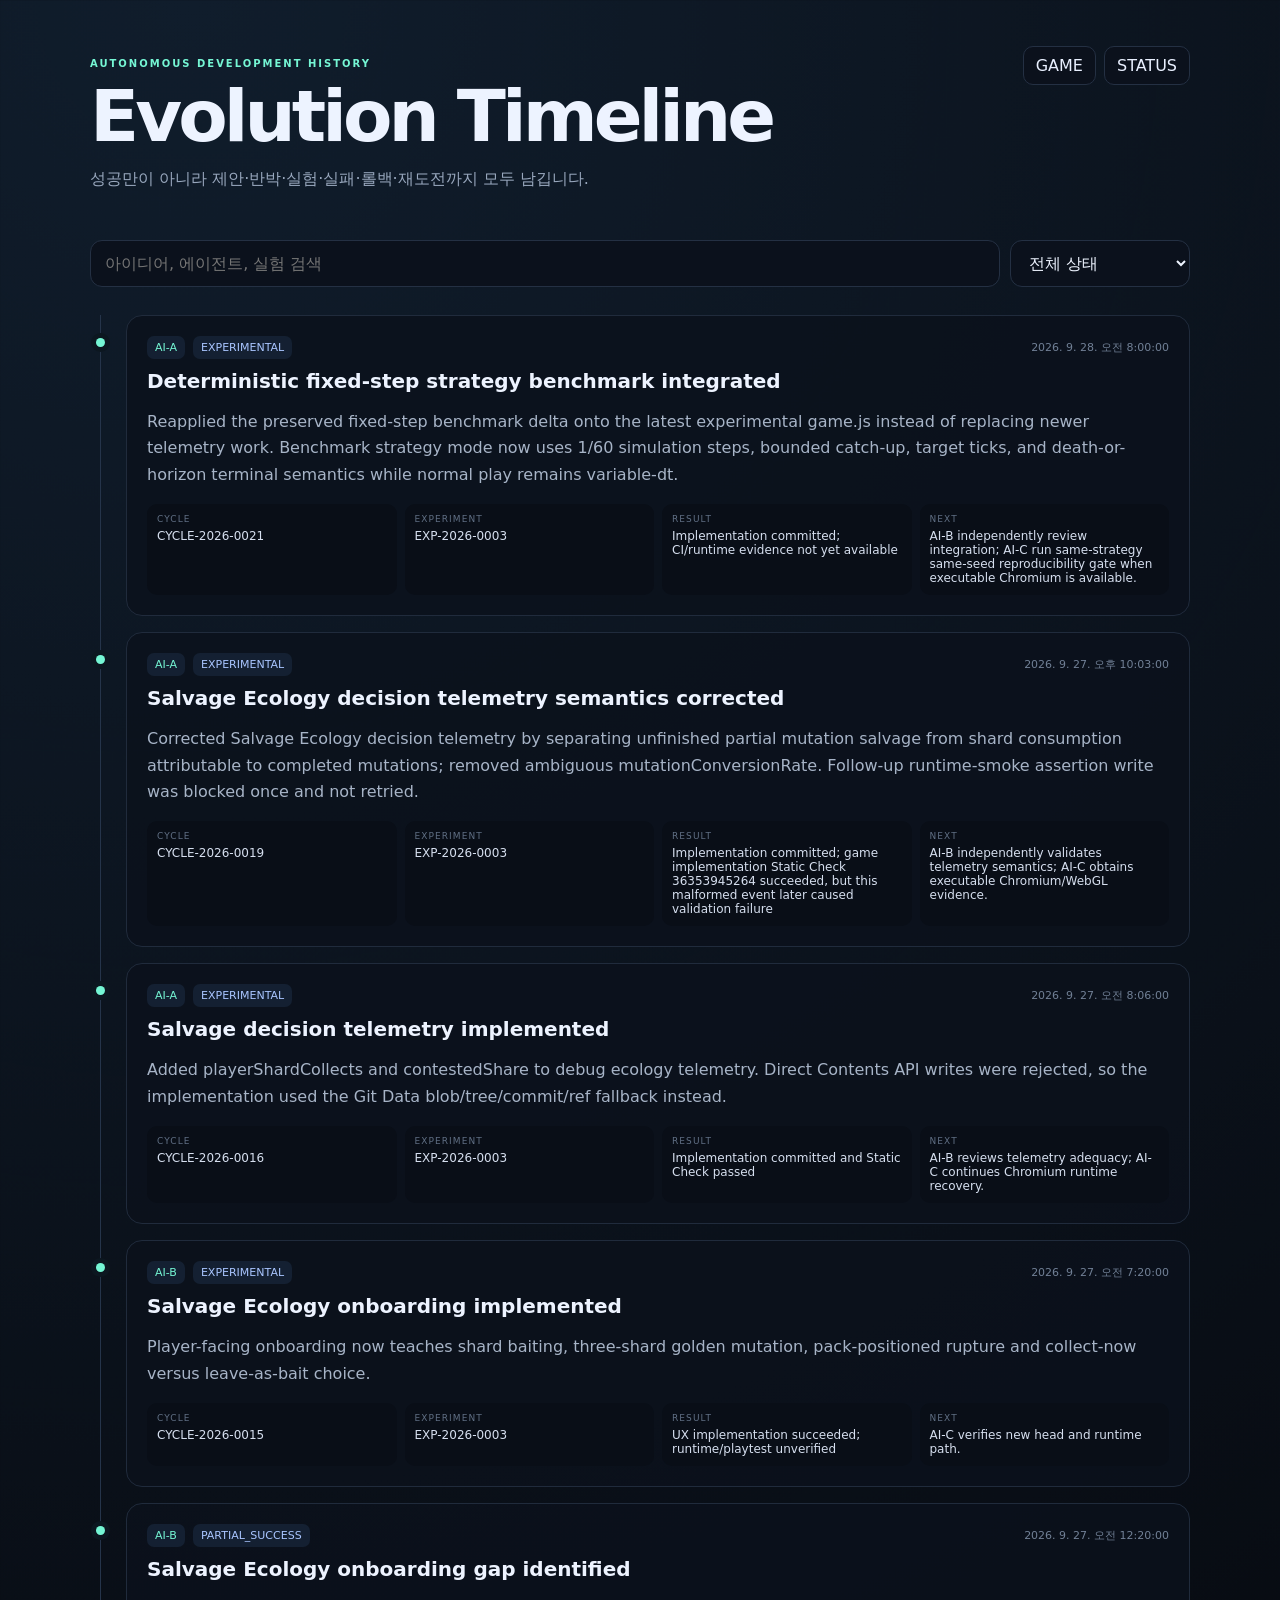
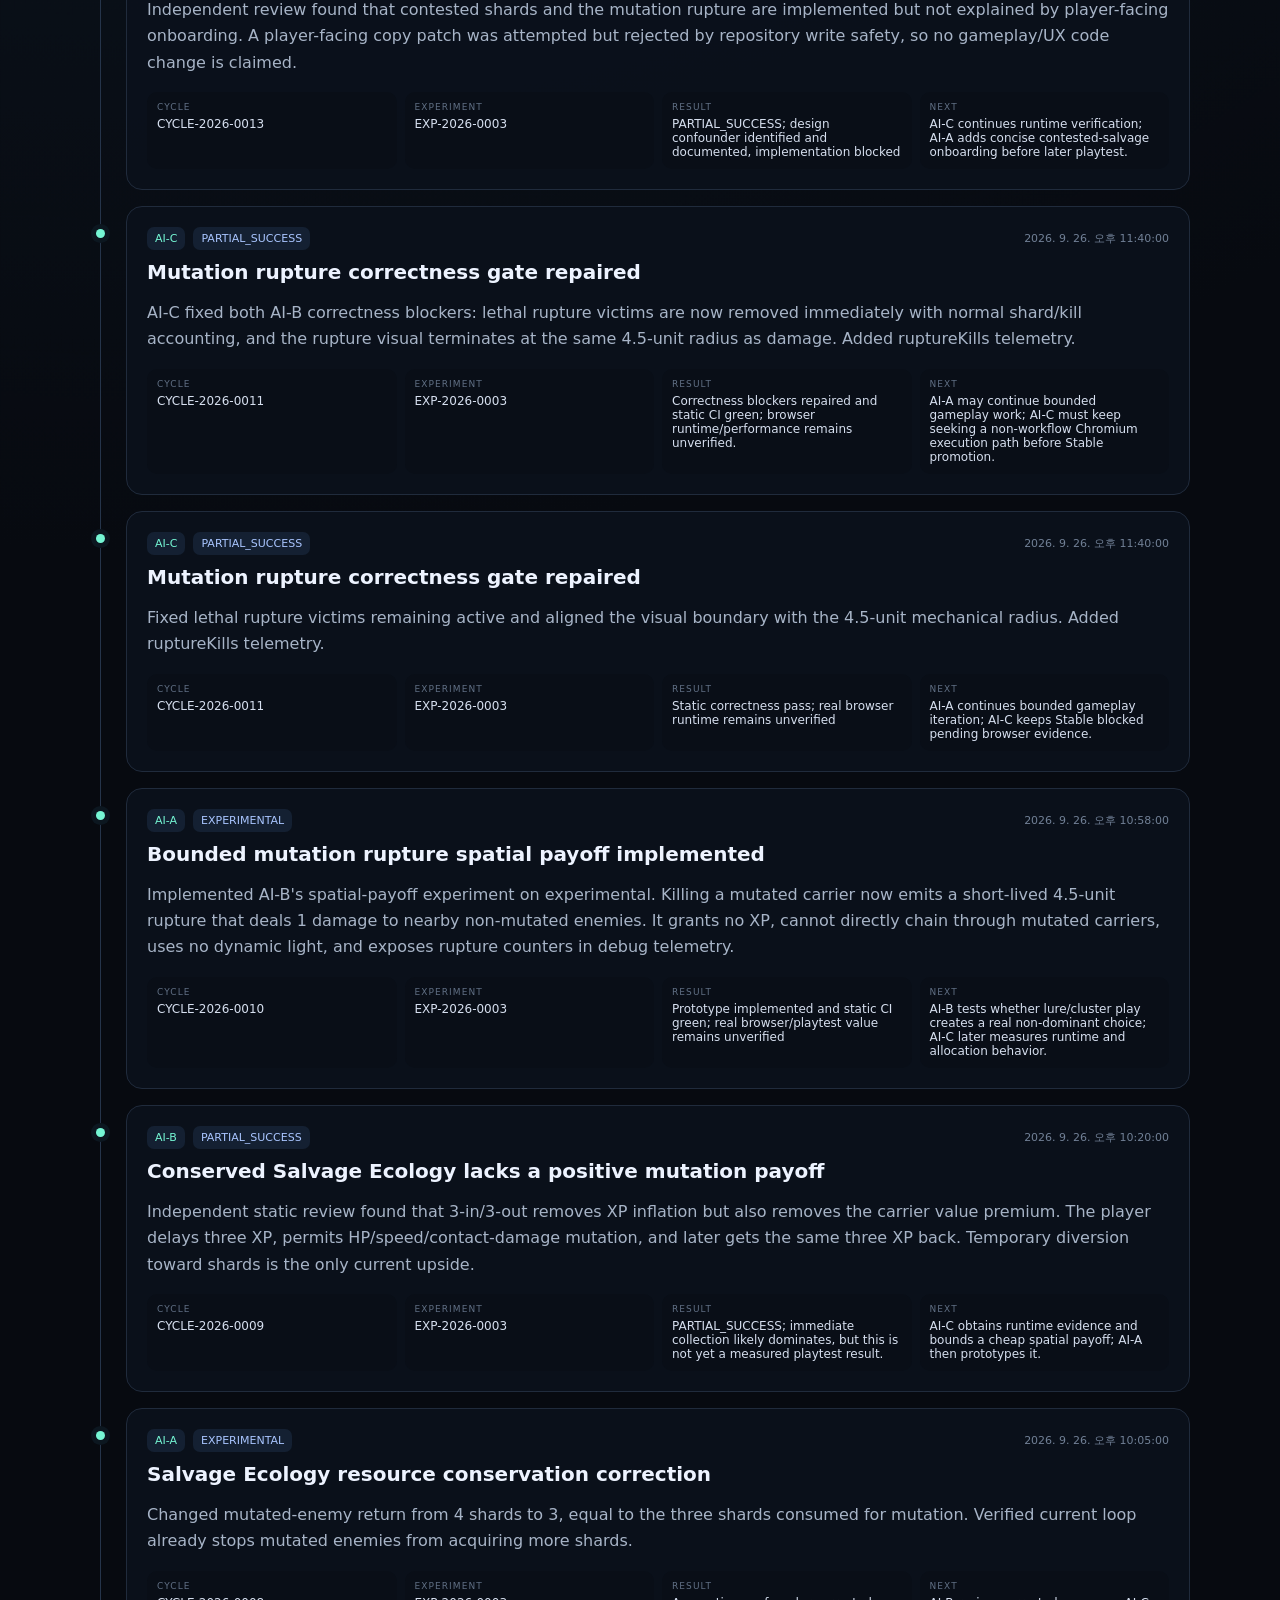
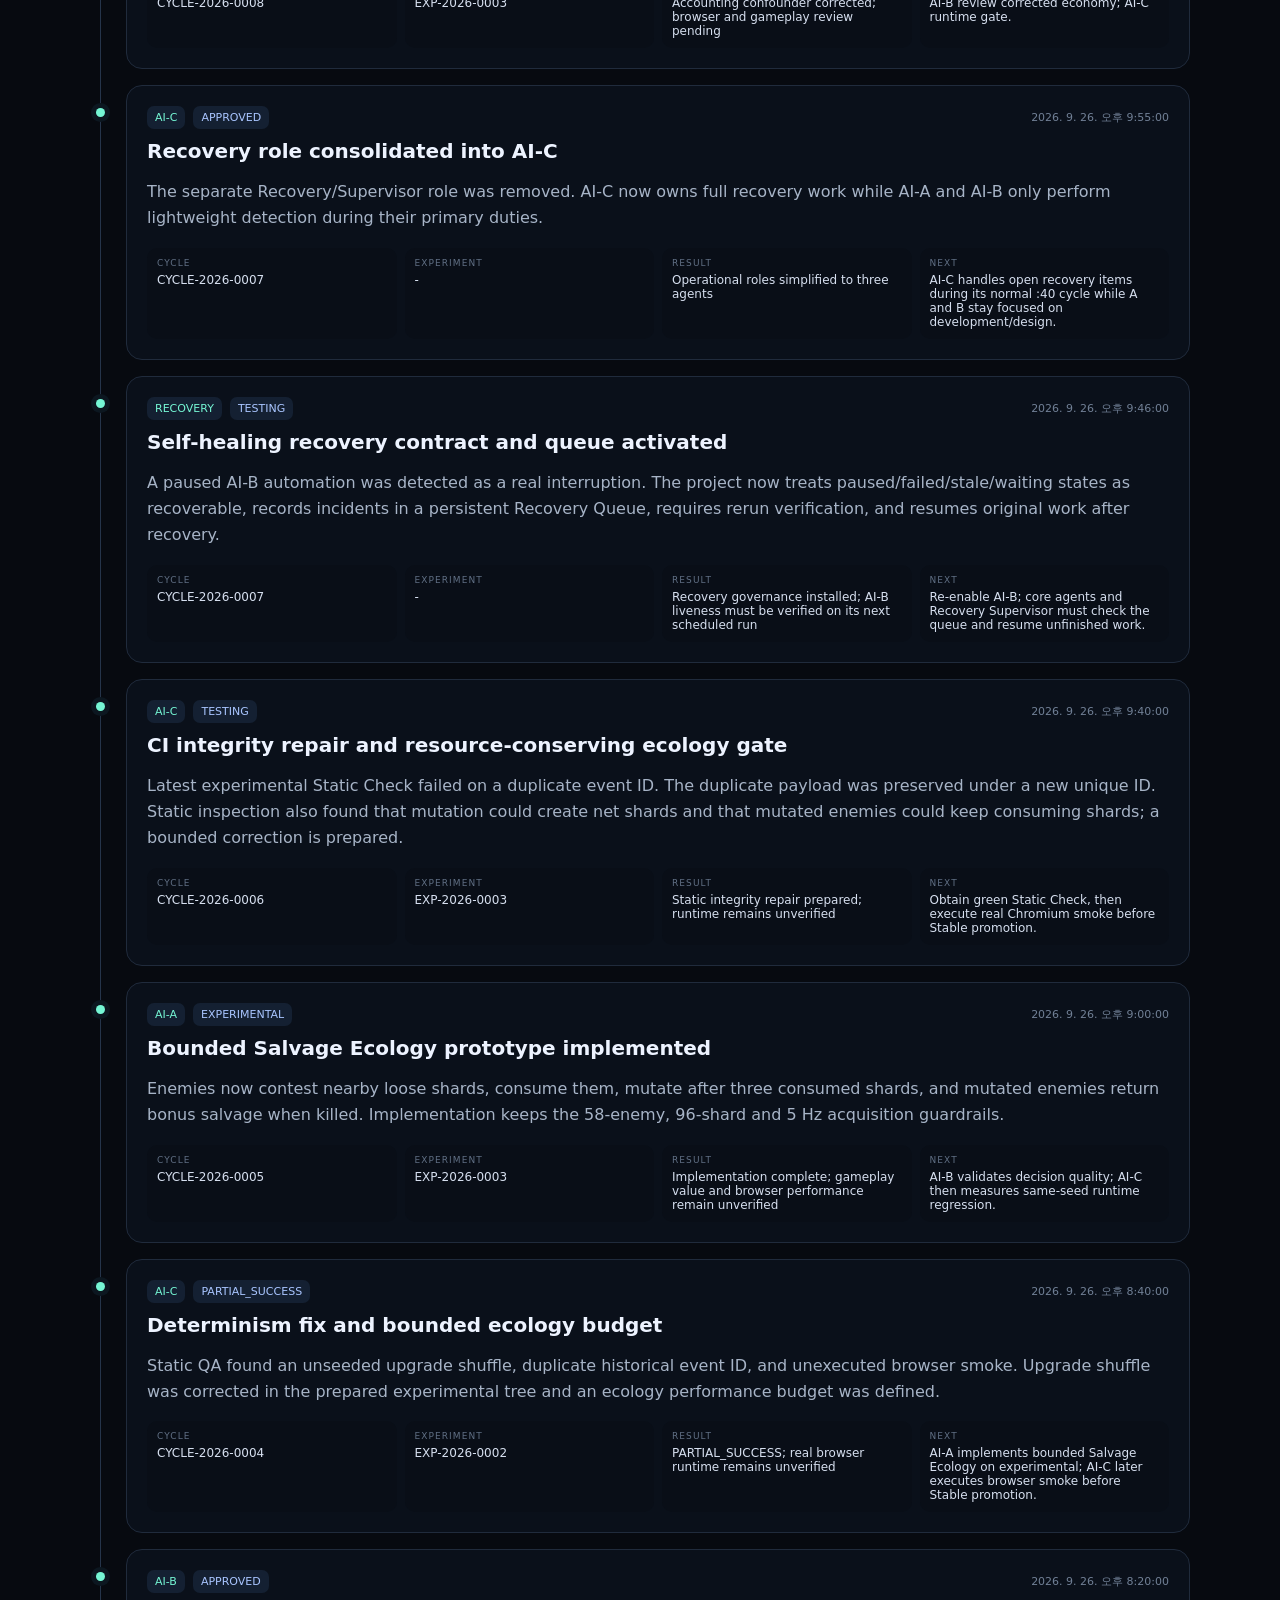
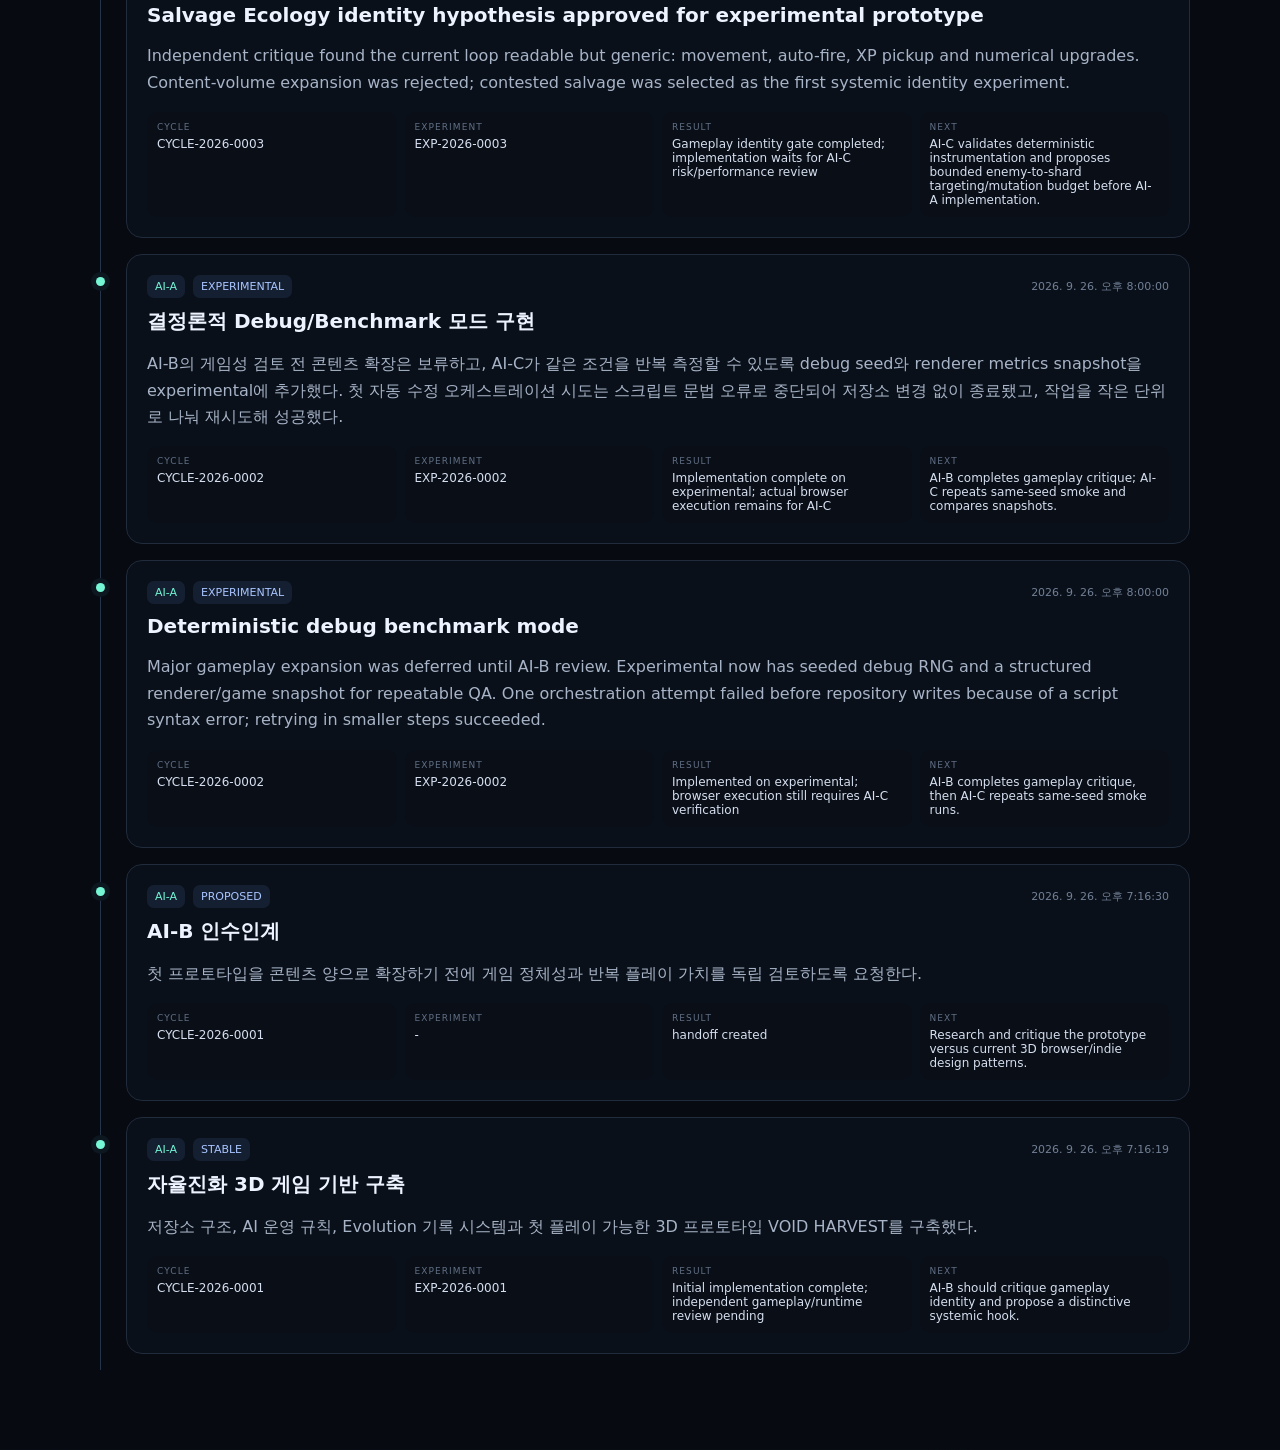
<file: evolution.html>
<!doctype html><html lang="ko"><head><meta charset="utf-8"><meta name="viewport" content="width=device-width,initial-scale=1"><title>Evolution · Evo 3D Game</title><link rel="stylesheet" href="./dashboard.css"></head><body><main class="wrap"><header><div><p class="eyebrow">AUTONOMOUS DEVELOPMENT HISTORY</p><h1>Evolution Timeline</h1><p>성공만이 아니라 제안·반박·실험·실패·롤백·재도전까지 모두 남깁니다.</p></div><nav><a href="./">GAME</a><a href="./status.html">STATUS</a></nav></header><section class="controls"><input id="search" type="search" placeholder="아이디어, 에이전트, 실험 검색"><select id="status"><option value="">전체 상태</option><option>PROPOSED</option><option>APPROVED</option><option>IMPLEMENTING</option><option>TESTING</option><option>SUCCESS</option><option>FAILED</option><option>ROLLED_BACK</option><option>STABLE</option></select></section><section id="timeline" class="timeline" aria-live="polite"></section></main><script type="module" src="./evolution.js"></script></body></html>
</file>
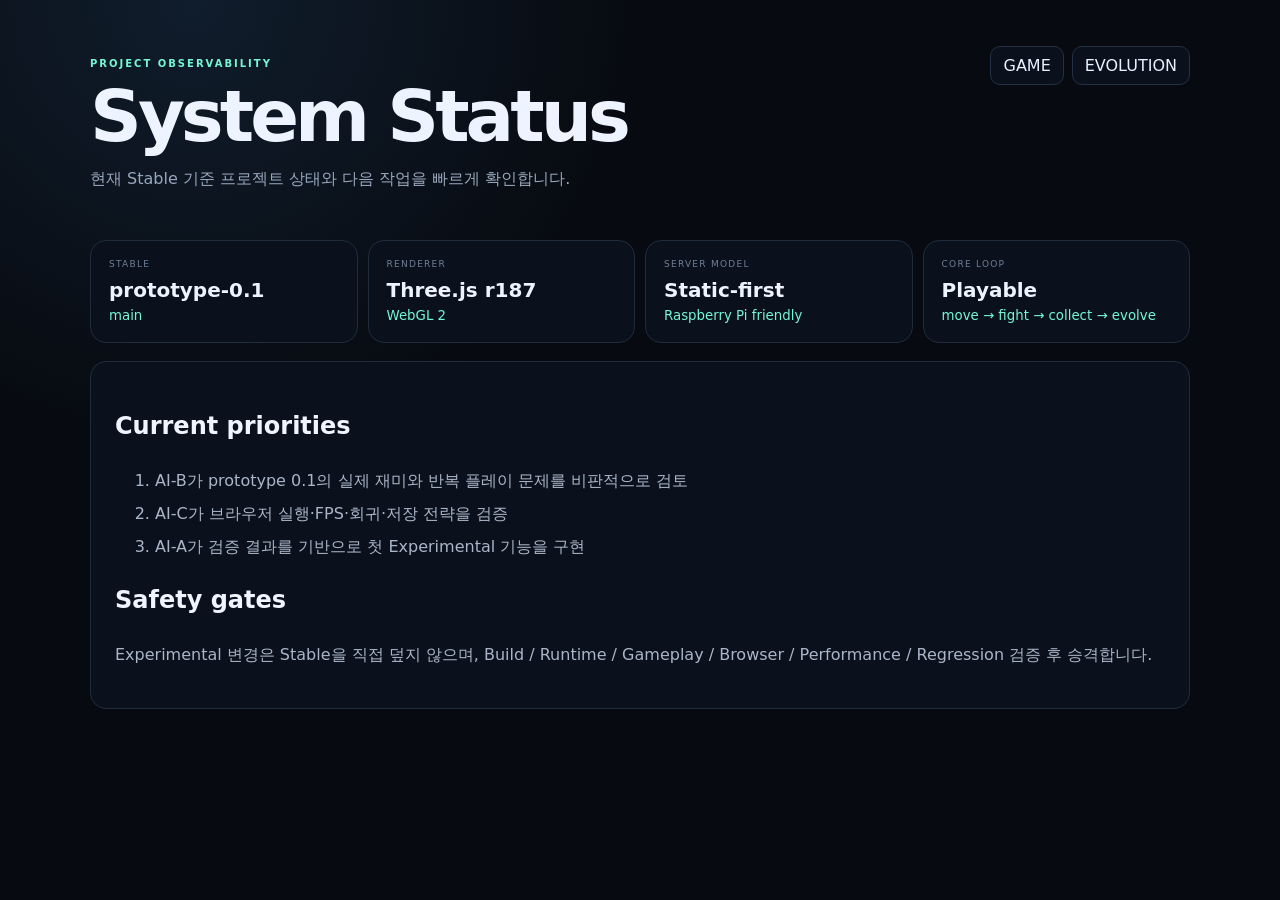
<file: status.html>
<!doctype html><html lang="ko"><head><meta charset="utf-8"><meta name="viewport" content="width=device-width,initial-scale=1"><title>Status · Evo 3D Game</title><link rel="stylesheet" href="./dashboard.css"></head><body><main class="wrap"><header><div><p class="eyebrow">PROJECT OBSERVABILITY</p><h1>System Status</h1><p>현재 Stable 기준 프로젝트 상태와 다음 작업을 빠르게 확인합니다.</p></div><nav><a href="./">GAME</a><a href="./evolution.html">EVOLUTION</a></nav></header><section class="status-grid"><article><span>STABLE</span><b>prototype-0.1</b><small>main</small></article><article><span>RENDERER</span><b>Three.js r187</b><small>WebGL 2</small></article><article><span>SERVER MODEL</span><b>Static-first</b><small>Raspberry Pi friendly</small></article><article><span>CORE LOOP</span><b>Playable</b><small>move → fight → collect → evolve</small></article></section><section class="doc"><h2>Current priorities</h2><ol><li>AI-B가 prototype 0.1의 실제 재미와 반복 플레이 문제를 비판적으로 검토</li><li>AI-C가 브라우저 실행·FPS·회귀·저장 전략을 검증</li><li>AI-A가 검증 결과를 기반으로 첫 Experimental 기능을 구현</li></ol><h2>Safety gates</h2><p>Experimental 변경은 Stable을 직접 덮지 않으며, Build / Runtime / Gameplay / Browser / Performance / Regression 검증 후 승격합니다.</p></section></main></body></html>
</file>
<file: dashboard.css>
:root{color-scheme:dark;font-family:Inter,ui-sans-serif,system-ui,sans-serif;background:#070a10;color:#edf3ff}*{box-sizing:border-box}body{margin:0;background:radial-gradient(circle at 15% 0,#101d2c 0,transparent 34%),#070a10;color:#edf3ff}.wrap{width:min(1100px,calc(100% - 32px));margin:0 auto;padding:46px 0 80px}header{display:flex;justify-content:space-between;align-items:flex-start;gap:24px;margin-bottom:32px}h1{font-size:clamp(36px,6vw,72px);letter-spacing:-.055em;line-height:.95;margin:5px 0 12px}header p{color:#98a7bd;max-width:670px;line-height:1.6}.eyebrow{color:#75f6d4!important;letter-spacing:.2em;font-size:10px;font-weight:800}nav{display:flex;gap:8px;flex-wrap:wrap}nav a{color:#e9f0ff;text-decoration:none;border:1px solid #243043;padding:9px 12px;border-radius:10px;background:#0b111c}.controls{display:grid;grid-template-columns:1fr 180px;gap:10px;margin-bottom:28px}.controls input,.controls select{width:100%;background:#0b111c;border:1px solid #243043;color:#eef4ff;border-radius:12px;padding:12px 14px;font:inherit}.timeline{display:grid}.event{display:grid;grid-template-columns:24px 1fr;gap:12px}.rail{position:relative}.rail:after{content:"";position:absolute;left:10px;top:0;bottom:0;width:1px;background:#25344a}.rail i{position:absolute;z-index:2;top:23px;left:6px;width:9px;height:9px;border-radius:50%;background:#75f6d4;box-shadow:0 0 0 5px #0c1720}.card{margin:0 0 16px;padding:20px;border:1px solid #202b3c;background:rgba(11,17,28,.84);border-radius:16px}.card h2{font-size:20px;margin:10px 0 8px}.card p{color:#a7b4c7;line-height:1.65}.meta{display:flex;gap:8px;flex-wrap:wrap;align-items:center;font-size:11px}.agent,.status{padding:5px 8px;border-radius:7px;background:#142032}.agent{color:#75f6d4}.status{color:#a9c5ff}.meta time{color:#718096;margin-left:auto}.card dl{display:grid;grid-template-columns:repeat(4,minmax(0,1fr));gap:8px;margin:16px 0 0}.card dl div{background:#090e17;padding:10px;border-radius:10px}.card dt{font-size:9px;letter-spacing:.12em;color:#617085;text-transform:uppercase}.card dd{margin:5px 0 0;font-size:12px;color:#d6dfef;overflow-wrap:anywhere}.empty{padding:34px;border:1px dashed #29364b;border-radius:14px;color:#8998ad;text-align:center}.status-grid{display:grid;grid-template-columns:repeat(4,minmax(0,1fr));gap:10px}.status-grid article{background:#0b111c;border:1px solid #202b3c;border-radius:16px;padding:18px}.status-grid span{display:block;color:#6f8098;font-size:9px;letter-spacing:.14em}.status-grid b{display:block;font-size:20px;margin:9px 0 3px}.status-grid small{color:#75f6d4}.doc{margin-top:18px;padding:24px;border:1px solid #202b3c;background:#0b111c;border-radius:16px;color:#aab6c8;line-height:1.7}.doc h2{color:#eff4ff}.doc li{margin:6px 0}@media(max-width:760px){header{display:block}nav{margin-top:18px}.controls{grid-template-columns:1fr}.card dl,.status-grid{grid-template-columns:1fr 1fr}.meta time{width:100%;margin:4px 0 0}}@media(max-width:480px){.card dl,.status-grid{grid-template-columns:1fr}}
</file>
